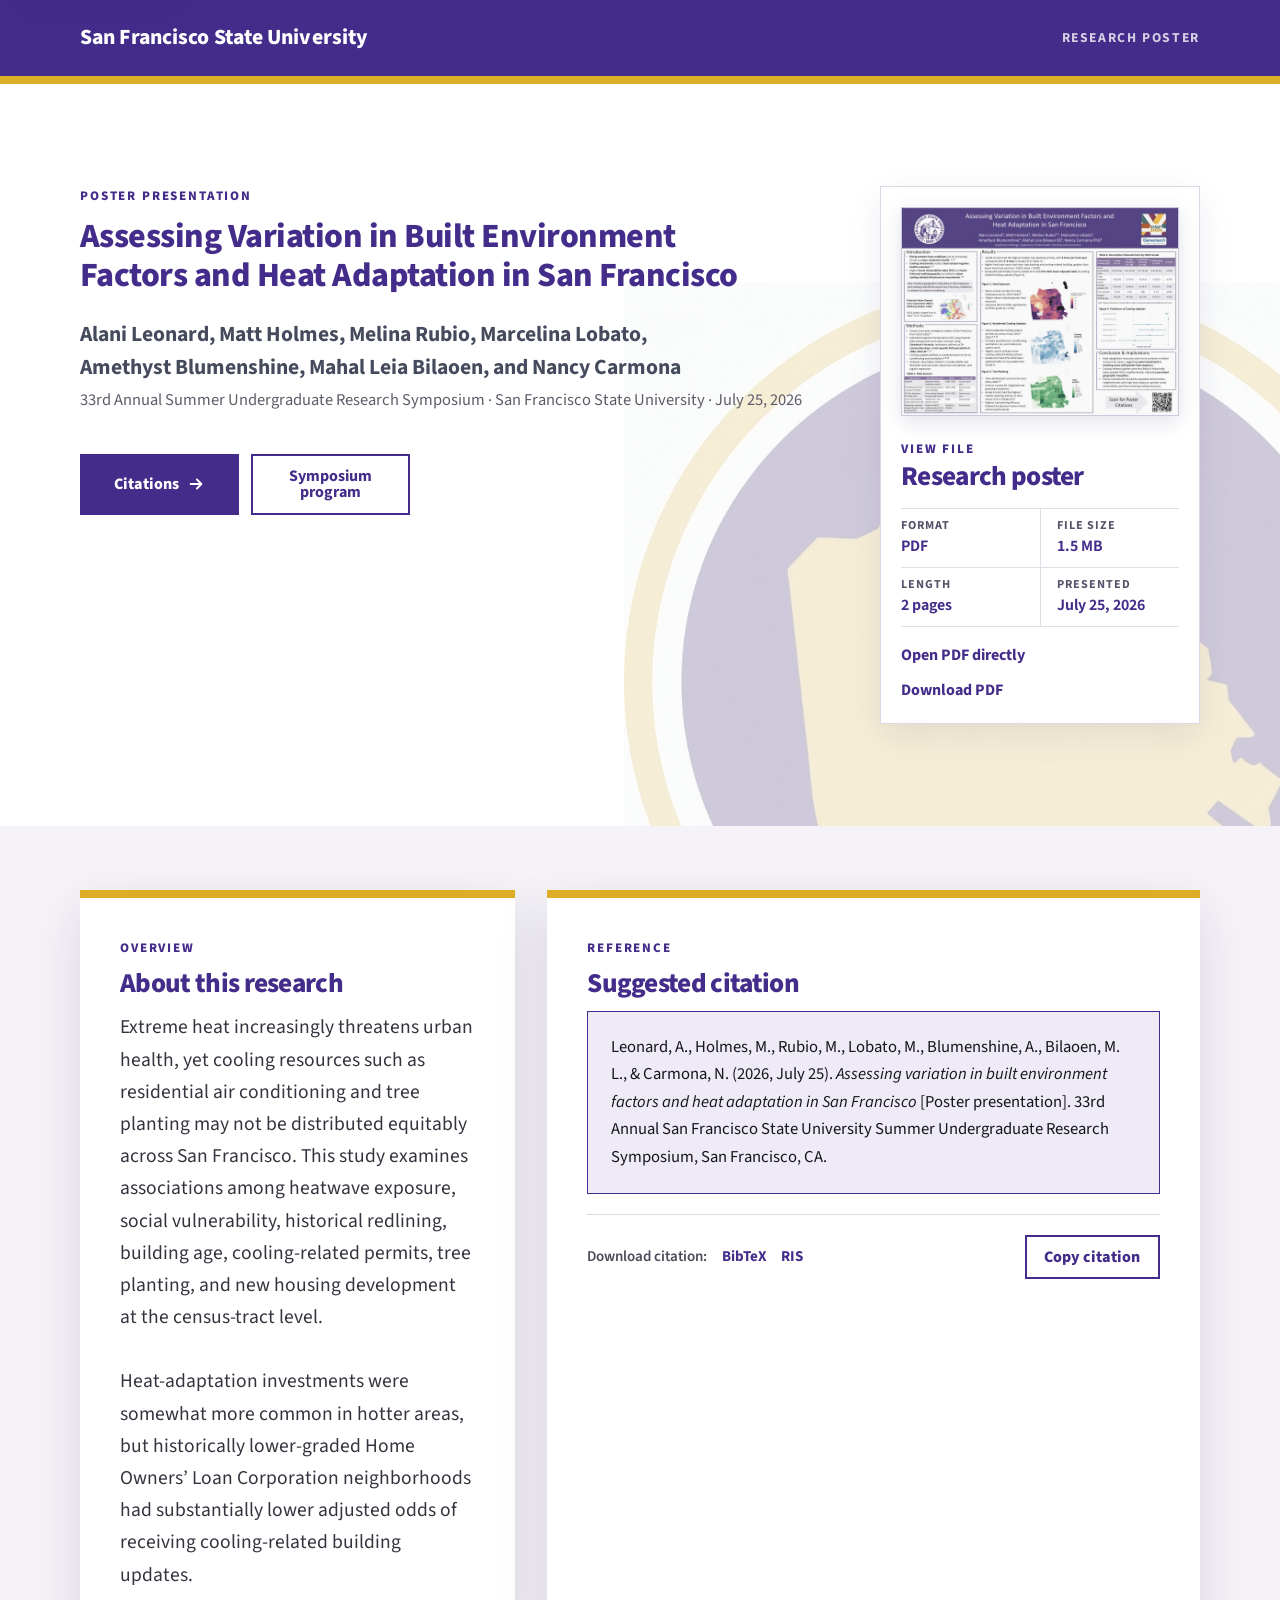
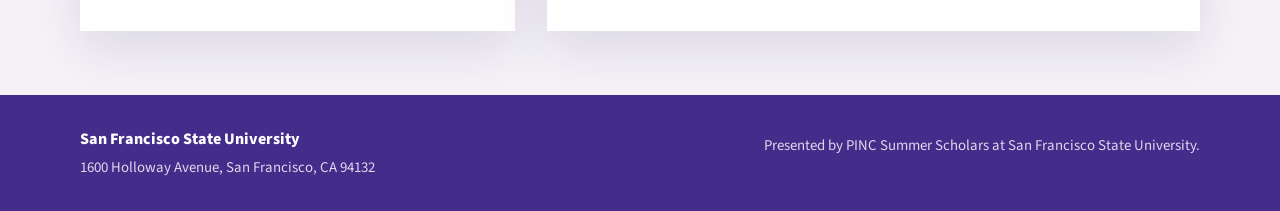
<file: index.html>
<!doctype html>
<html lang="en">
<head>
  <meta charset="utf-8">
  <meta name="viewport" content="width=device-width, initial-scale=1">
  <meta name="description" content="Poster presentation, downloadable PDF, and citation information.">
  <meta name="theme-color" content="#231161">
  <title>Assessing Variation in Built Environment Factors and Heat Adaptation in San Francisco | SF State</title>

  <link rel="icon" href="assets/favicon.png" type="image/png">
  <link rel="preconnect" href="https://fonts.googleapis.com">
  <link rel="preconnect" href="https://fonts.gstatic.com" crossorigin>
  <link href="https://fonts.googleapis.com/css2?family=Source+Sans+3:ital,wght@0,400;0,500;0,600;0,700;0,800;0,900;1,400;1,600&display=swap" rel="stylesheet">
  <link rel="stylesheet" href="assets/sfsu-poster.css?v=20260721-7">
</head>
<body>
  <a class="skip-link" href="#main-content">Skip to main content</a>

  <header class="site-header">
    <div class="brand-bar">
      <div class="brand-bar__inner">
        <a class="university-name" href="https://www.sfsu.edu/">San Francisco State University</a>
        <span class="site-type">Research poster</span>
      </div>
    </div>
    <div class="gold-rule" aria-hidden="true"></div>
  </header>

  <main id="main-content">
    <section class="hero" aria-labelledby="poster-title">
      <div class="hero__inner">
        <div class="hero__content">
          <p class="eyebrow">Poster presentation</p>
          <h1 id="poster-title">Assessing Variation in Built Environment Factors and Heat Adaptation in San Francisco</h1>
          <p class="authors">Alani&nbsp;Leonard, Matt&nbsp;Holmes, Melina&nbsp;Rubio, Marcelina&nbsp;Lobato, Amethyst&nbsp;Blumenshine, Mahal&nbsp;Leia&nbsp;Bilaoen, and&nbsp;Nancy&nbsp;Carmona</p>
          <p class="event">33rd Annual Summer Undergraduate Research Symposium
          <span aria-hidden="true">·</span> San Francisco State University <span aria-hidden="true">·</span> July 25, 2026</p>

            <div class="actions" aria-label="Poster actions">
              <!-- <a class="button button--primary" href="poster.html">
                <span>View poster</span>

                <svg aria-hidden="true" viewBox="0 0 20 20" width="18" height="18">
                  <path d="M4 10h11M11 5l5 5-5 5" fill="none" stroke="currentColor" stroke-width="2" stroke-linecap="round"
                    stroke-linejoin="round" />
                </svg>
              </a> -->

              <div class="actions" aria-label="Poster actions">
                <a class="button button--primary" href="citations.html">
                  <span>Citations</span>
              
                  <svg aria-hidden="true" viewBox="0 0 20 20" width="18" height="18">
                    <path d="M4 10h11M11 5l5 5-5 5" fill="none" stroke="currentColor" stroke-width="2" stroke-linecap="round"
                      stroke-linejoin="round" />
                  </svg>
                </a>
              
                <a class="button button--secondary" href="program.html">
                  <span>Symposium program</span>
                </a>
              </div>

          </div>
        </div>

          <aside class="poster-file" aria-labelledby="poster-file-heading">
            <a class="poster-file__preview-link" href="poster.html" aria-label="View the research poster">
              <img class="poster-file__preview" src="assets/poster-thumbnail.webp"
                alt="Preview of the research poster Assessing Variation in Built Environment Factors and Heat Adaptation in San Francisco"
                width="600" height="450" loading="eager">
            </a>

            <div class="poster-file__content">
              <a class="section-kicker" href="poster.html" aria-label="View the research poster">View file</a>

              <h2 class="poster-file__title" id="poster-file-heading">
                Research poster
              </h2>

              <dl class="poster-file__details">
                <div>
                  <dt>Format</dt>
                  <dd>PDF</dd>
                </div>

                <div>
                  <dt>File size</dt>
                  <dd>1.5 MB</dd>
                </div>

                <div>
                  <dt>Length</dt>
                  <dd>2 pages</dd>
                </div>

                <div>
                  <dt>Presented</dt>
                  <dd>July 25, 2026</dd>
                </div>

              </dl>

              <!-- <p class="poster-file__description">
                View the complete poster in your browser or save a high-resolution copy
                for later.
              </p> -->

              <div class="poster-file__links">
                <a class="text-link" href="assets/poster.pdf" target="_blank" rel="noopener">
                  Open PDF directly
                </a>

                <a class="text-link" href="assets/poster.pdf" download>
                  Download PDF
                </a>
              </div>
            </div>
          </aside>
      </div>
    </section>

    <div class="content-shell">
      <section class="summary-panel" aria-labelledby="about-heading">
        <p class="section-kicker">Overview</p>
        <h2 id="about-heading">About this research</h2>
      
        <p class="lede">
          Extreme heat increasingly threatens urban health, yet cooling resources such as
          residential air conditioning and tree planting may not be distributed equitably
          across San Francisco. This study examines associations among heatwave exposure,
          social vulnerability, historical redlining, building age, cooling-related permits,
          tree planting, and new housing development at the census-tract level.
          <br><br>Heat-adaptation investments were somewhat more common in hotter areas, but
          historically lower-graded Home Owners’ Loan Corporation neighborhoods had
          substantially lower adjusted odds of receiving cooling-related building updates.
        </p>
      </section>

      <section class="citation-panel" aria-labelledby="citation-heading">
        <div class="section-heading">
          <div>
            <p class="section-kicker">Reference</p>
            <h2 id="citation-heading">Suggested citation</h2>
          </div>
          <span class="copy-status" id="copy-status" role="status" aria-live="polite"></span>
        </div>

        <p class="citation" id="citation-text">
          Leonard, A., Holmes, M., Rubio, M., Lobato, M., Blumenshine, A.,
          Bilaoen, M. L., &amp; Carmona, N. (2026, July 25).
          <em>Assessing variation in built environment factors and heat adaptation in San Francisco</em>
          [Poster presentation]. 33rd Annual San Francisco State University
          Summer Undergraduate Research Symposium, San Francisco, CA.
        </p>

        <div class="citation-actions">
          <div class="citation-downloads" aria-label="Citation downloads">
            <span>Download citation:</span>
            <a href="citation.bib">BibTeX</a>
            <a href="citation.ris">RIS</a>
          </div>

          <button class="button button--secondary citation-copy-button" id="copy-citation" type="button">
            Copy citation
          </button>
        </div>

      </section>
    </div>
  </main>

  <footer class="site-footer">
    <div class="site-footer__inner">
      <div class="site-footer__address">
        <p class="footer-heading">San Francisco State University</p>
        <p>1600 Holloway Avenue, San Francisco, CA 94132</p>
      </div>

      <p class="footer-contact">
        Presented by PINC Summer Scholars at San Francisco State University.<br><br>
      </p>
    </div>
  </footer>

  <script>
    const copyButton = document.getElementById('copy-citation');
    const citation = document.getElementById('citation-text');
    const status = document.getElementById('copy-status');

    copyButton.addEventListener('click', async () => {
      try {
        await navigator.clipboard.writeText(citation.innerText.trim());
        status.textContent = 'Citation copied';
      } catch (error) {
        status.textContent = 'Select and copy manually';
      }
      window.setTimeout(() => { status.textContent = ''; }, 3000);
    });
  </script>
  <script data-goatcounter="https://heatsymposium.goatcounter.com/count" async src="//gc.zgo.at/count.js">
  </script>
</body>
</html>
</file>
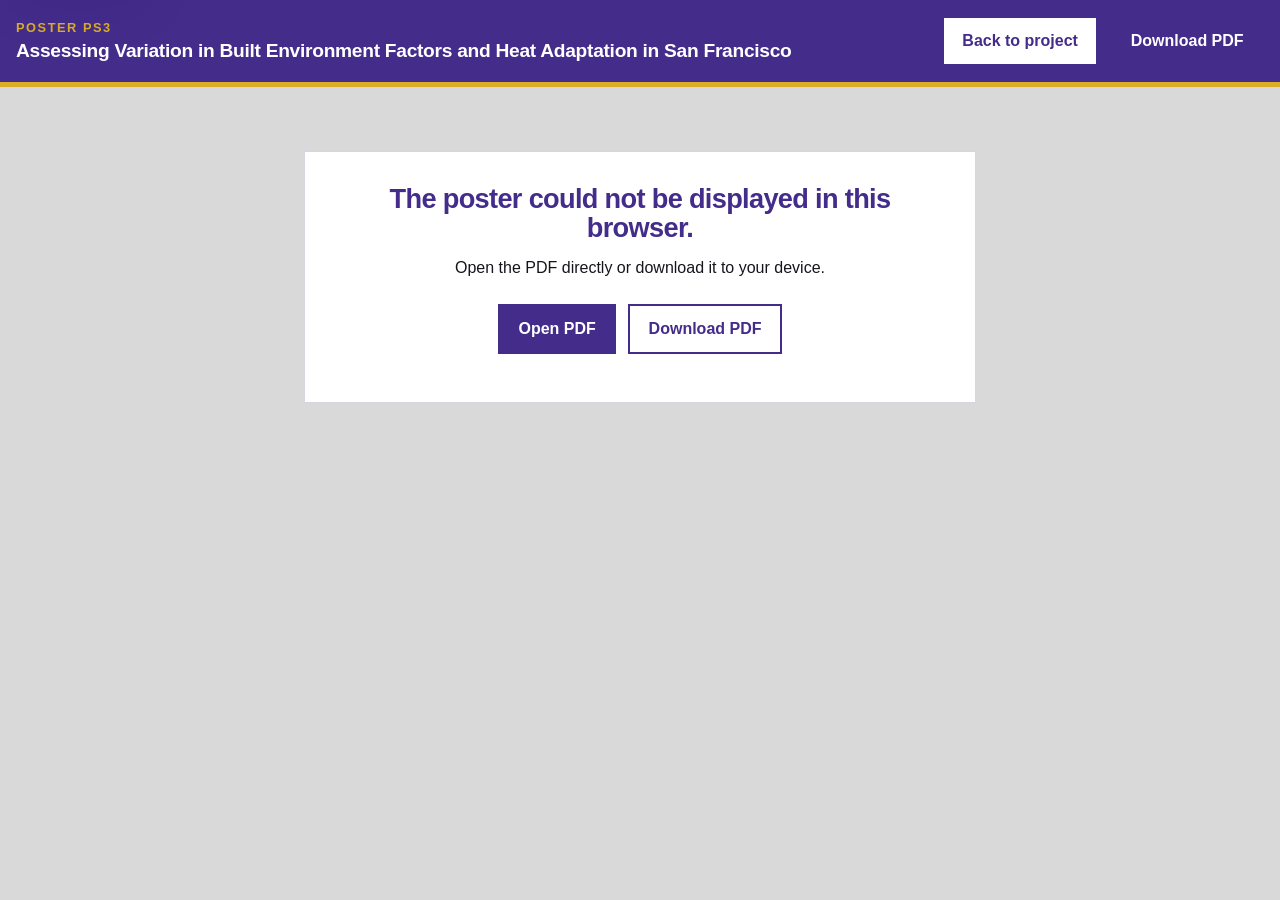
<file: citations.html>
<!doctype html>
<html lang="en">

<head>
    <meta charset="utf-8">

    <meta name="viewport" content="width=device-width, initial-scale=1">

    <meta name="description"
        content="Full-resolution PDF poster: Assessing Variation in Built Environment Factors and Heat Adaptation in San Francisco.">

    <meta name="theme-color" content="#231161">

    <title>
        View Poster | Assessing Variation in Built Environment Factors and Heat Adaptation in San Francisco
    </title>

    <link rel="icon" href="assets/favicon.png" type="image/png">
    <link rel="stylesheet" href="assets/sfsu-poster.css?v=20260721-3">
</head>

<body class="pdf-viewer-page">
    <a class="skip-link" href="#poster-viewer">
        Skip to poster
    </a>

    <header class="viewer-header">
        <div class="viewer-header__inner">
            <div class="viewer-title-group">
                <p class="viewer-kicker">
                    Poster PS3
                </p>

                <h1 class="viewer-title">
                    Assessing Variation in Built Environment Factors and Heat Adaptation in San Francisco
                </h1>
            </div>

            <nav class="viewer-actions" aria-label="Poster controls">
                <a class="button button--secondary" href="index.html">
                    Back to project
                </a>

                <a class="button button--primary" href="assets/poster.pdf" download>
                    Download PDF
                </a>
            </nav>
        </div>
    </header>

    <main id="poster-viewer" class="pdf-viewer">
        <object class="pdf-viewer__embed" data="assets/poster.pdf#page=2" type="application/pdf"
            aria-label="Full-resolution research poster PDF">
            <div class="pdf-fallback">
                <h2>
                    The poster could not be displayed in this browser.
                </h2>

                <p>
                    Open the PDF directly or download it to your device.
                </p>

                <p class="pdf-fallback__actions">
                    <a class="button button--primary" href="assets/poster.pdf" target="_blank" rel="noopener">
                        Open PDF
                    </a>

                    <a class="button button--secondary" href="assets/poster.pdf" download>
                        Download PDF
                    </a>
                </p>
            </div>
        </object>
    </main>
    <script data-goatcounter="https://heatsymposium.goatcounter.com/count" async src="//gc.zgo.at/count.js">
    </script>
</body>

</html>
</file>
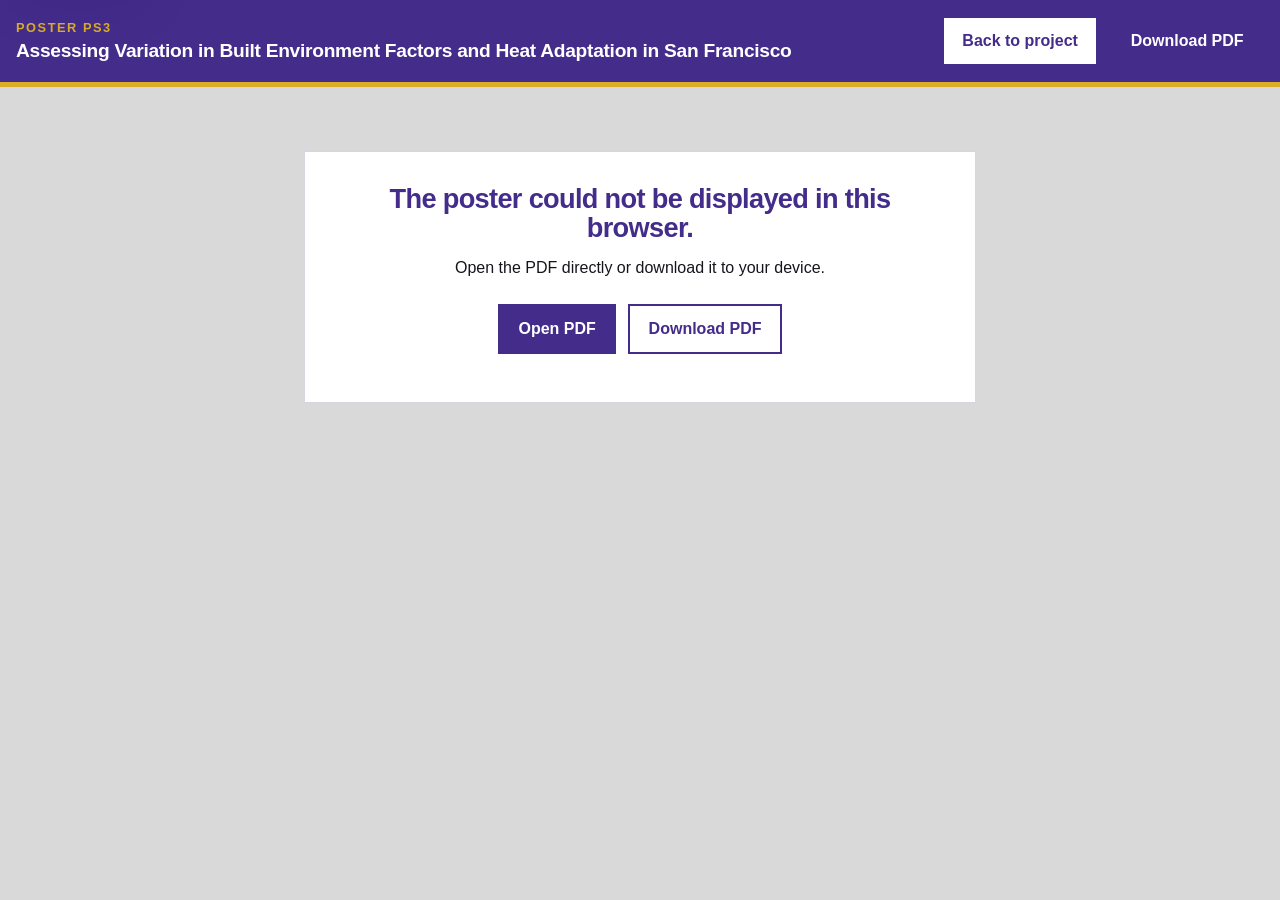
<file: poster.html>
<!doctype html>
<html lang="en">

<head>
    <meta charset="utf-8">

    <meta name="viewport" content="width=device-width, initial-scale=1">

    <meta name="description"
        content="Full-resolution PDF poster: Assessing Variation in Built Environment Factors and Heat Adaptation in San Francisco.">

    <meta name="theme-color" content="#231161">

    <title>
        View Poster | Assessing Variation in Built Environment Factors and Heat Adaptation in San Francisco
    </title>

    <link rel="icon" href="assets/favicon.png" type="image/png">
    <link rel="stylesheet" href="assets/sfsu-poster.css?v=20260721-3">
</head>

<body class="pdf-viewer-page">
    <a class="skip-link" href="#poster-viewer">
        Skip to poster
    </a>

    <header class="viewer-header">
        <div class="viewer-header__inner">
            <div class="viewer-title-group">
                <p class="viewer-kicker">
                    Poster PS3
                </p>

                <h1 class="viewer-title">
                    Assessing Variation in Built Environment Factors and Heat Adaptation in San Francisco
                </h1>
            </div>

            <nav class="viewer-actions" aria-label="Poster controls">
                <a class="button button--secondary" href="index.html">
                    Back to project
                </a>

                <a class="button button--primary" href="assets/poster.pdf" download>
                    Download PDF
                </a>
            </nav>
        </div>
    </header>

    <main id="poster-viewer" class="pdf-viewer">
        <object class="pdf-viewer__embed" data="assets/poster.pdf" type="application/pdf"
            aria-label="Full-resolution research poster PDF">
            <div class="pdf-fallback">
                <h2>
                    The poster could not be displayed in this browser.
                </h2>

                <p>
                    Open the PDF directly or download it to your device.
                </p>

                <p class="pdf-fallback__actions">
                    <a class="button button--primary" href="assets/poster.pdf" target="_blank" rel="noopener">
                        Open PDF
                    </a>

                    <a class="button button--secondary" href="assets/poster.pdf" download>
                        Download PDF
                    </a>
                </p>
            </div>
        </object>
    </main>
    <script data-goatcounter="https://heatsymposium.goatcounter.com/count" async src="//gc.zgo.at/count.js">
    </script>
</body>

</html>
</file>
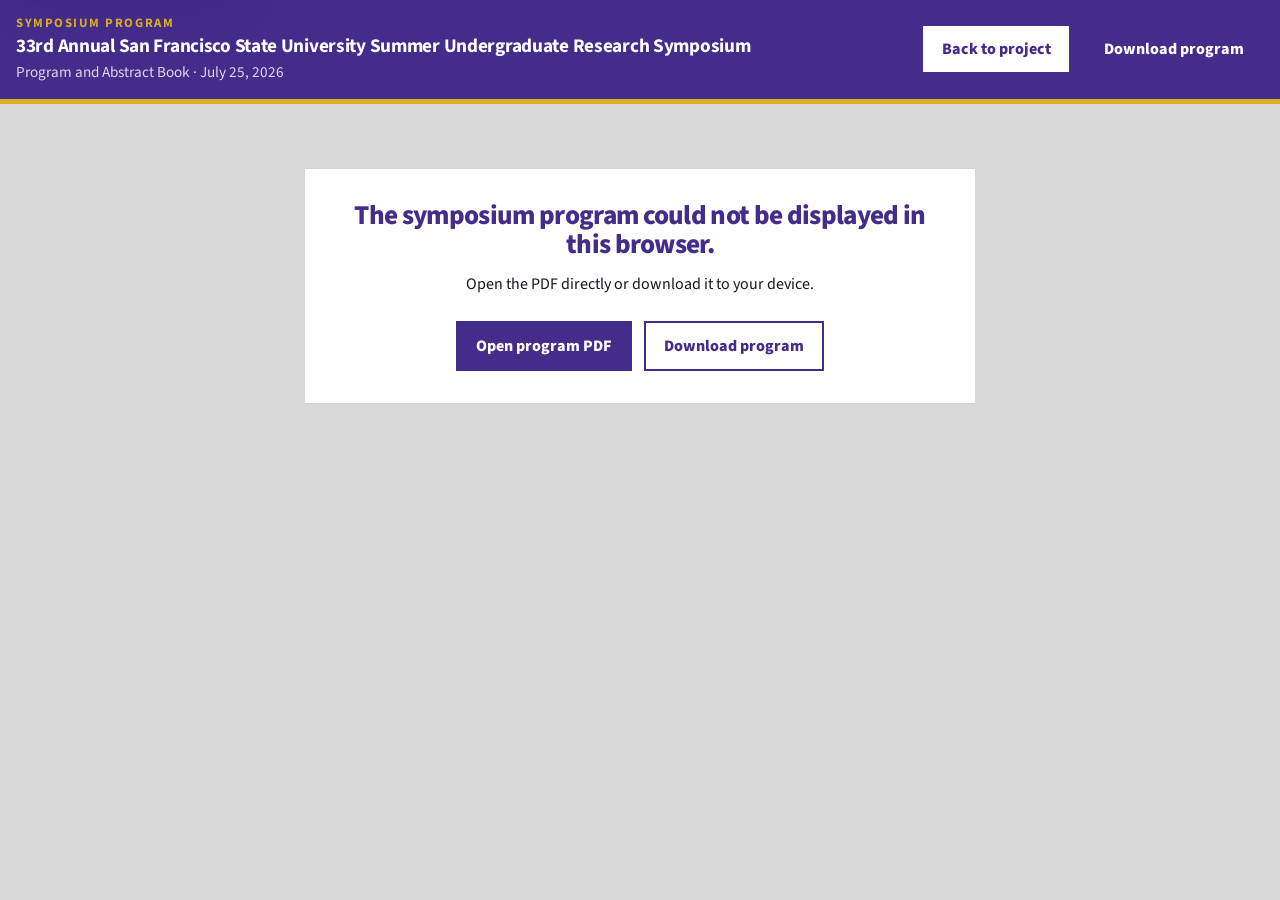
<file: program.html>
<!doctype html>
<html lang="en">

<head>
    <meta charset="utf-8">

    <meta name="viewport" content="width=device-width, initial-scale=1">

    <meta name="description"
        content="Program and abstract book for the 33rd Annual San Francisco State University Summer Undergraduate Research Symposium, held July 25, 2026.">

    <meta name="theme-color" content="#231161">

    <title>
        Symposium Program | 33rd Annual SF State Summer Undergraduate Research Symposium
    </title>

    <link rel="preconnect" href="https://fonts.googleapis.com">
    <link rel="preconnect" href="https://fonts.gstatic.com" crossorigin>

    <link
        href="https://fonts.googleapis.com/css2?family=Source+Sans+3:ital,wght@0,400;0,500;0,600;0,700;0,800;0,900;1,400;1,600&display=swap"
        rel="stylesheet">

    <link rel="icon" href="assets/favicon.png" type="image/png">
    <link rel="stylesheet" href="assets/sfsu-poster.css?v=20260721-9">
</head>

<body class="pdf-viewer-page">
    <a class="skip-link" href="#program-viewer">
        Skip to symposium program
    </a>

    <header class="viewer-header">
        <div class="viewer-header__inner">
            <div class="viewer-title-group">
                <p class="viewer-kicker">
                    Symposium program
                </p>

                <h1 class="viewer-title">
                    33rd Annual San Francisco State University Summer Undergraduate Research Symposium
                </h1>

                <p class="viewer-subtitle">
                    Program and Abstract Book · July 25, 2026
                </p>
            </div>

            <nav class="viewer-actions" aria-label="Program controls">
                <a class="button button--secondary" href="index.html">
                    Back to project
                </a>

                <a class="button button--primary" href="assets/program.pdf" download>
                    Download program
                </a>
            </nav>
        </div>
    </header>

    <main id="program-viewer" class="pdf-viewer">
        <object class="pdf-viewer__embed" data="assets/program.pdf" type="application/pdf"
            aria-label="Symposium program and abstract book PDF">
            <div class="pdf-fallback">
                <h2>
                    The symposium program could not be displayed in this browser.
                </h2>

                <p>
                    Open the PDF directly or download it to your device.
                </p>

                <div class="pdf-fallback__actions">
                    <a class="button button--primary" href="assets/program.pdf" target="_blank" rel="noopener">
                        Open program PDF
                    </a>

                    <a class="button button--secondary" href="assets/program.pdf" download>
                        Download program
                    </a>
                </div>
            </div>
        </object>
    </main>
    <script data-goatcounter="https://heatsymposium.goatcounter.com/count" async src="//gc.zgo.at/count.js">
    </script>
</body>

</html>
</file>
<file: assets/sfsu-poster.css>
:root {
  color-scheme: light;

  /* Brand */
  --sfsu-purple: #442c8b;
  --sfsu-purple-dark: #170b42;
  --sfsu-purple-tint: #eeeaf6;
  --sfsu-gold: #dcae27;

  /* Neutrals */
  --ink: #17151c;
  --muted: #5f5b68;
  --line: #d9d4df;
  --paper: #ffffff;
  --canvas: #f5f3f7;

  /* Effects and layout */
  --focus: #f2c94c;
  --shadow: 0 18px 50px rgba(35, 17, 97, 0.12);
  --page-width: 1120px;
  --page-gutter: 2rem;
}

/* --------------------------------------------------
   Base
-------------------------------------------------- */

* {
  box-sizing: border-box;
}

html {
  background: var(--canvas);
  color: var(--ink);
  font-family: "Source Sans 3", sans-serif;
  font-size: 100%;
  line-height: 1.55;
  scroll-behavior: smooth;
}

body {
  min-width: 320px;
  margin: 0;
}

button,
a {
  -webkit-tap-highlight-color: transparent;
}

a {
  color: var(--sfsu-purple);
  text-decoration-line: none;
  text-underline-offset: 0.18em;
}

a:hover {
  text-decoration: underline;
  text-decoration-thickness: 0.1em;
  text-underline-offset: 0.18em;
}

:focus-visible {
  outline: 3px solid var(--focus);
  outline-offset: 4px;
}

h1,
h2,
p {
  margin-top: 0;
}

h1 {
  max-width: 42rem;
  margin-bottom: 1.4rem;
  color: var(--sfsu-purple);
  font-size: clamp(1.6rem, 1.4vw + 1rem, 2.3rem);
  font-weight: 800;
  letter-spacing: -0.015em;
  line-height: 1.15;
  text-wrap: balance;
}

h2 {
  margin-bottom: 0.8rem;
  color: var(--sfsu-purple);
  font-size: clamp(1.3rem, 1.2vw + 1rem, 1.7rem);
  font-weight: 800;
  letter-spacing: -0.025em;
  line-height: 1.08;
}

/* Shared page-width alignment */
.brand-bar__inner,
.hero__inner,
.content-shell,
.site-footer__inner {
  width: min(calc(100% - var(--page-gutter)), var(--page-width));
  margin-inline: auto;
}

/* --------------------------------------------------
   Accessibility
-------------------------------------------------- */

.skip-link {
  position: fixed;
  z-index: 100;
  top: 0.75rem;
  left: 0.75rem;
  padding: 0.65rem 0.9rem;
  transform: translateY(-160%);
  background: var(--paper);
  color: var(--sfsu-purple);
  font-weight: 700;
  box-shadow: var(--shadow);
}

.skip-link:focus {
  transform: translateY(0);
}

/* --------------------------------------------------
   Main site header
-------------------------------------------------- */

.site-header {
  background: var(--sfsu-purple);
  color: var(--paper);
}

.brand-bar__inner {
  display: flex;
  align-items: center;
  justify-content: space-between;
  min-height: 76px;
  gap: 1.5rem;
}

.university-name {
  color: var(--paper);
  font-size: clamp(1.05rem, 2.5vw, 1.35rem);
  font-weight: 800;
  letter-spacing: 0.005em;
  text-decoration: none;
}

.university-name:hover {
  text-decoration: underline;
  text-underline-offset: 0.22em;
}

.site-type {
  color: rgba(255, 255, 255, 0.78);
  font-size: 0.85rem;
  font-weight: 700;
  letter-spacing: 0.12em;
  text-transform: uppercase;
}

.gold-rule {
  height: 8px;
  background: var(--sfsu-gold);
}

/* --------------------------------------------------
   Hero
-------------------------------------------------- */

.hero {
  position: relative;
  overflow: hidden;
  background: var(--paper);
}

.hero::after {
  position: absolute;
  z-index: 0;
  right: -9rem;
  bottom: -16rem;
  width: 50rem;
  height: 50rem;

  background: url("largedisk.png") center / contain no-repeat;

  opacity: 0.25;
  filter: saturate(0.7) brightness(1.12);
  content: "";
  pointer-events: none;
}

.hero__inner {
  position: relative;
  z-index: 1;
  display: grid;
  grid-template-columns: minmax(0, 1.45fr) minmax(17rem, 20rem);
  align-items: start;
  column-gap: clamp(2.5rem, 4vw, 4rem);
  padding-block: clamp(4.5rem, 8vw, 7rem);
}

.hero__content {
  max-width: 770px;
}

.eyebrow,
.section-kicker {
  margin: 0 0 0.65rem;
  color: var(--sfsu-purple);
  font-size: 0.82rem;
  font-weight: 800;
  letter-spacing: 0.14em;
  text-transform: uppercase;
}

.authors {
  margin-bottom: 0.25rem;
  color: #454b5c;
  font-size: clamp(1.12rem, 2vw, 1.35rem);
  font-weight: 700;
}

.event {
  margin-bottom: 0;
  color: var(--muted);
  font-size: 1.03rem;
}

/* --------------------------------------------------
   Buttons and hero actions
-------------------------------------------------- */

.button {
  display: inline-flex;
  align-items: center;
  justify-content: center;
  min-height: 50px;
  gap: 0.55rem;
  padding: 0.78rem 1.15rem;
  border: 2px solid var(--sfsu-purple);
  border-radius: 0;
  font-family: "Source Sans 3", sans-serif;
  font-size: 1rem;
  font-weight: 800;
  line-height: 1;
  text-decoration: none;
  cursor: pointer;
  transition:
    background-color 150ms ease,
    color 150ms ease;
}

.button:hover {
  text-decoration: none;
}

.button--primary {
  background: var(--sfsu-purple);
  color: var(--paper);
}

.button--primary:hover {
  background: var(--sfsu-purple-dark);
}

.button--secondary {
  background: var(--paper);
  color: var(--sfsu-purple);
}

.button--secondary:hover {
  background: var(--sfsu-purple-tint);
}

.hero .actions {
  display: grid;
  grid-template-columns: repeat(2, minmax(0, 1fr));
  gap: 0.75rem;
  width: min(100%, 42rem);
  margin-top: 1.25rem;
}

.hero .actions .button {
  width: 100%;
  min-height: 3rem;
  text-align: center;
}

.hero .actions .button--secondary {
  font-weight: 700;
}

/* --------------------------------------------------
   Poster artifact card
-------------------------------------------------- */

.poster-file {
  width: 100%;
  max-width: 22rem;
  justify-self: start;
  align-self: start;
  padding: 1.25rem;
  border: 1px solid rgba(35, 17, 97, 0.16);
  background: var(--paper);
  box-shadow: 0 0.75rem 2rem rgba(35, 17, 97, 0.08);
}

.poster-file__preview-link {
  display: block;
  width: 100%;
  margin-bottom: 1.25rem;
  overflow: hidden;
  aspect-ratio: 4 / 3;
  border: 1px solid rgba(35, 17, 97, 0.18);
  background: #f3f1f7;
  box-shadow: 0 0.4rem 1.25rem rgba(35, 17, 97, 0.12);
  transition:
    transform 180ms ease,
    box-shadow 180ms ease;
}

.poster-file__preview-link:hover {
  transform: translateY(-0.18rem) scale(1.015);
  box-shadow: 0 0.75rem 1.75rem rgba(35, 17, 97, 0.18);
}

.poster-file__preview-link:focus-visible {
  outline: 0.2rem solid var(--focus);
  outline-offset: 0.2rem;
}

.poster-file__preview {
  display: block;
  width: 100%;
  height: auto;
  min-height: 0;
  object-fit: contain;
  background: #f3f1f7;
  filter: saturate(0.76) contrast(0.96);
  opacity: 0.9;
  transition:
    filter 180ms ease,
    opacity 180ms ease;
}

.poster-file__preview-link:hover .poster-file__preview,
.poster-file__preview-link:focus-visible .poster-file__preview {
  filter: saturate(0.95) contrast(1);
  opacity: 1;
}

.poster-file__content {
  width: 100%;
  min-width: 0;
}

.poster-file__content .section-kicker {
  margin-bottom: 0.25rem;
}

.poster-file__title {
  margin: 0 0 1rem;
  color: var(--sfsu-purple);
  font-size: clamp(1.3rem, 1.2vw + 1rem, 1.7rem);
  line-height: 1.15;
}

.poster-file__details {
  display: grid;
  grid-template-columns: repeat(2, minmax(0, 1fr));
  width: 100%;
  margin: 1rem 0;
  border-block: 1px solid rgba(35, 17, 97, 0.14);
}

.poster-file__details>div {
  min-width: 0;
  padding: 0.65rem 0;
}

.poster-file__details>div:nth-child(even) {
  padding-left: 1rem;
  border-left: 1px solid rgba(35, 17, 97, 0.14);
}

.poster-file__details>div:nth-child(n + 3) {
  border-top: 1px solid rgba(35, 17, 97, 0.14);
}

.poster-file__details dt {
  margin: 0 0 0.12rem;
  color: #59536b;
  font-size: 0.76rem;
  font-weight: 700;
  letter-spacing: 0.08em;
  line-height: 1.2;
  text-transform: uppercase;
}

.poster-file__details dd {
  margin: 0;
  color: var(--sfsu-purple);
  font-size: 1rem;
  font-weight: 650;
  line-height: 1.3;
}

.poster-file__details dt,
.poster-file__details dd {
  overflow-wrap: normal;
  word-break: normal;
}

.poster-file__description {
  max-width: none;
  margin: 1rem 0 0;
  color: #4e495b;
}

.poster-file__links {
  display: flex;
  flex-direction: column;
  align-items: flex-start;
  gap: 0.65rem;
  margin-top: 1rem;
}

.poster-file__links .text-link {
  font-weight: 700;
}

/* --------------------------------------------------
   Main content panels
-------------------------------------------------- */

.content-shell {
  display: grid;
  grid-template-columns: minmax(0, 0.8fr) minmax(0, 1.2fr);
  gap: clamp(1rem, 3vw, 2rem);
  padding-block: clamp(2rem, 5vw, 4.25rem);
}

.summary-panel,
.citation-panel {
  padding: clamp(1.5rem, 4vw, 2.5rem);
  border-top: 8px solid var(--sfsu-gold);
  background: var(--paper);
  box-shadow: var(--shadow);
}

.lede {
  margin-bottom: 0;
  color: #37323e;
  font-size: clamp(1.08rem, 2vw, 1.22rem);
  line-height: 1.65;
}

/* --------------------------------------------------
   Citation panel
-------------------------------------------------- */

.section-heading {
  display: flex;
  align-items: flex-start;
  justify-content: space-between;
  gap: 1rem;
}

.copy-status {
  min-width: 9rem;
  min-height: 1.4em;
  padding-top: 0.3rem;
  color: var(--muted);
  font-size: 0.9rem;
  font-weight: 600;
  text-align: right;
}

.citation {
  margin: 0;
  padding: 1.35rem 1.4rem;
  border: 1px solid var(--sfsu-purple);
  background: var(--sfsu-purple-tint);
  font-size: 1.04rem;
  line-height: 1.65;
}

.citation-actions {
  display: flex;
  flex-wrap: wrap;
  align-items: center;
  justify-content: space-between;
  gap: 1rem 1.5rem;
  margin-top: 1.25rem;
  padding-top: 1.25rem;
  border-top: 1px solid rgba(35, 17, 97, 0.16);
}

.citation-downloads {
  display: flex;
  flex-wrap: wrap;
  align-items: baseline;
  gap: 0.35rem 0.9rem;
  margin: 0;
  color: var(--muted);
  font-size: 0.94rem;
}

.citation-downloads span {
  color: #4e495b;
  font-weight: 600;
}

.citation-downloads a {
  font-weight: 700;
}

.citation-copy-button {
  flex: 0 0 auto;
  min-height: 2.75rem;
  padding: 0.7rem 1.1rem;
  white-space: nowrap;
}

/* --------------------------------------------------
   Footer
-------------------------------------------------- */

.site-footer {
  background: var(--sfsu-purple);
  color: var(--paper);
}

.site-footer__inner {
  display: grid;
  grid-template-columns: minmax(0, 1fr) minmax(16rem, 30rem);
  align-items: end;
  gap: 2rem;
  padding-block: 2rem;
}

.site-footer p {
  margin: 0;
}

.site-footer__address {
  display: grid;
  gap: 0.25rem;
}

.footer-heading {
  color: var(--paper);
  font-weight: 800;
}

.site-footer__address p:last-child,
.footer-contact {
  color: rgba(255, 255, 255, 0.82);
  font-size: 0.93rem;
}

.footer-contact {
  max-width: 28rem;
  justify-self: end;
  text-align: right;
  line-height: 1.45;
}

/* --------------------------------------------------
   PDF viewer pages
-------------------------------------------------- */

.pdf-viewer-page {
  display: flex;
  flex-direction: column;
  min-height: 100vh;
  margin: 0;
  background: var(--canvas);
}

.viewer-header {
  flex: 0 0 auto;
  border-bottom: 0.35rem solid var(--sfsu-gold);
  background: var(--sfsu-purple);
  color: var(--paper);
}

.viewer-header__inner {
  display: flex;
  align-items: center;
  justify-content: space-between;
  gap: 2rem;
  width: min(calc(100% - var(--page-gutter)), 90rem);
  margin-inline: auto;
  padding-block: 1rem;
}

.viewer-title-group {
  min-width: 0;
}

.viewer-kicker {
  margin: 0 0 0.2rem;
  color: var(--sfsu-gold);
  font-size: 0.8rem;
  font-weight: 700;
  letter-spacing: 0.12em;
  line-height: 1.2;
  text-transform: uppercase;
}

.viewer-title {
  max-width: 58rem;
  margin: 0;
  color: var(--paper);
  font-size: clamp(1rem, 1.5vw, 1.4rem);
  font-weight: 700;
  line-height: 1.2;
}

.viewer-subtitle {
  margin: 0.3rem 0 0;
  color: rgba(255, 255, 255, 0.82);
  font-size: 0.95rem;
  line-height: 1.35;
}

.viewer-actions {
  display: flex;
  flex: 0 0 auto;
  align-items: center;
  gap: 0.75rem;
}

.pdf-viewer {
  display: flex;
  flex: 1 1 auto;
  min-height: 0;
}

.pdf-viewer__embed {
  display: block;
  width: 100%;
  min-height: calc(100vh - 7rem);
  border: 0;
  background: #d9d9d9;
}

.pdf-fallback {
  max-width: 42rem;
  margin: 4rem auto;
  padding: 2rem;
  border: 1px solid var(--line);
  background: var(--paper);
  text-align: center;
}

.pdf-fallback h2 {
  margin-top: 0;
}

.pdf-fallback__actions {
  display: flex;
  flex-wrap: wrap;
  justify-content: center;
  gap: 0.75rem;
  margin-top: 1.5rem;
}

/* --------------------------------------------------
   Responsive
-------------------------------------------------- */

@media (max-width: 800px) {
  .content-shell {
    grid-template-columns: 1fr;
    margin-top: -1.25rem;
  }
}

@media (max-width: 48rem) and (orientation: portrait) {
  .hero__inner {
    grid-template-columns: 1fr;
    row-gap: 2rem;
  }

  .hero__content,
  .poster-file {
    width: 100%;
    max-width: none;
    justify-self: stretch;
  }
}

@media (max-width: 48rem) {
  .viewer-header__inner {
    align-items: flex-start;
    flex-direction: column;
    gap: 1rem;
  }

  .viewer-actions {
    width: 100%;
  }

  .viewer-actions .button {
    flex: 1 1 auto;
  }

  .pdf-viewer__embed {
    min-height: calc(100vh - 11rem);
  }
}

@media (max-width: 42rem) {
  .poster-file__details {
    grid-template-columns: 1fr;
  }

  .poster-file__details>div,
  .poster-file__details>div:nth-child(even) {
    padding: 0.65rem 0;
    border-left: 0;
  }

  .poster-file__details>div+div {
    border-top: 1px solid rgba(35, 17, 97, 0.14);
  }

  .site-footer__inner {
    grid-template-columns: 1fr;
    align-items: start;
    gap: 1.25rem;
    padding-block: 1.5rem;
  }

  .footer-contact {
    max-width: none;
    justify-self: start;
    text-align: left;
  }
}

@media (max-width: 36rem) {
  .citation-actions {
    align-items: stretch;
    flex-direction: column;
  }

  .citation-copy-button {
    width: 100%;
  }
}

@media (max-width: 560px) {
  :root {
    --page-gutter: 1.25rem;
  }

  .brand-bar__inner {
    align-items: flex-start;
    flex-direction: column;
    justify-content: center;
    min-height: 88px;
    gap: 0.1rem;
  }

  .site-type {
    font-size: 0.72rem;
  }

  .gold-rule {
    height: 6px;
  }

  .hero::after {
    right: -14rem;
  }

  h1 {
    font-size: clamp(2rem, 4.5vw, 3.5rem);
  }

  .button {
    width: 100%;
  }

  .section-heading {
    display: block;
  }

  .copy-status {
    display: block;
    min-width: 0;
    text-align: left;
  }
}

/* --------------------------------------------------
   Reduced motion and print
-------------------------------------------------- */

@media (prefers-reduced-motion: reduce) {
  html {
    scroll-behavior: auto;
  }

  .button,
  .poster-file__preview-link,
  .poster-file__preview {
    transition: none;
  }

  .poster-file__preview-link:hover {
    transform: none;
  }
}

@media print {

  .site-header,
  .actions,
  .poster-file,
  .site-footer {
    display: none;
  }

  .hero__inner,
  .content-shell {
    display: block;
    width: 100%;
    padding: 0;
  }

  .summary-panel,
  .citation-panel {
    margin-bottom: 1rem;
    box-shadow: none;
  }
}
</file>
